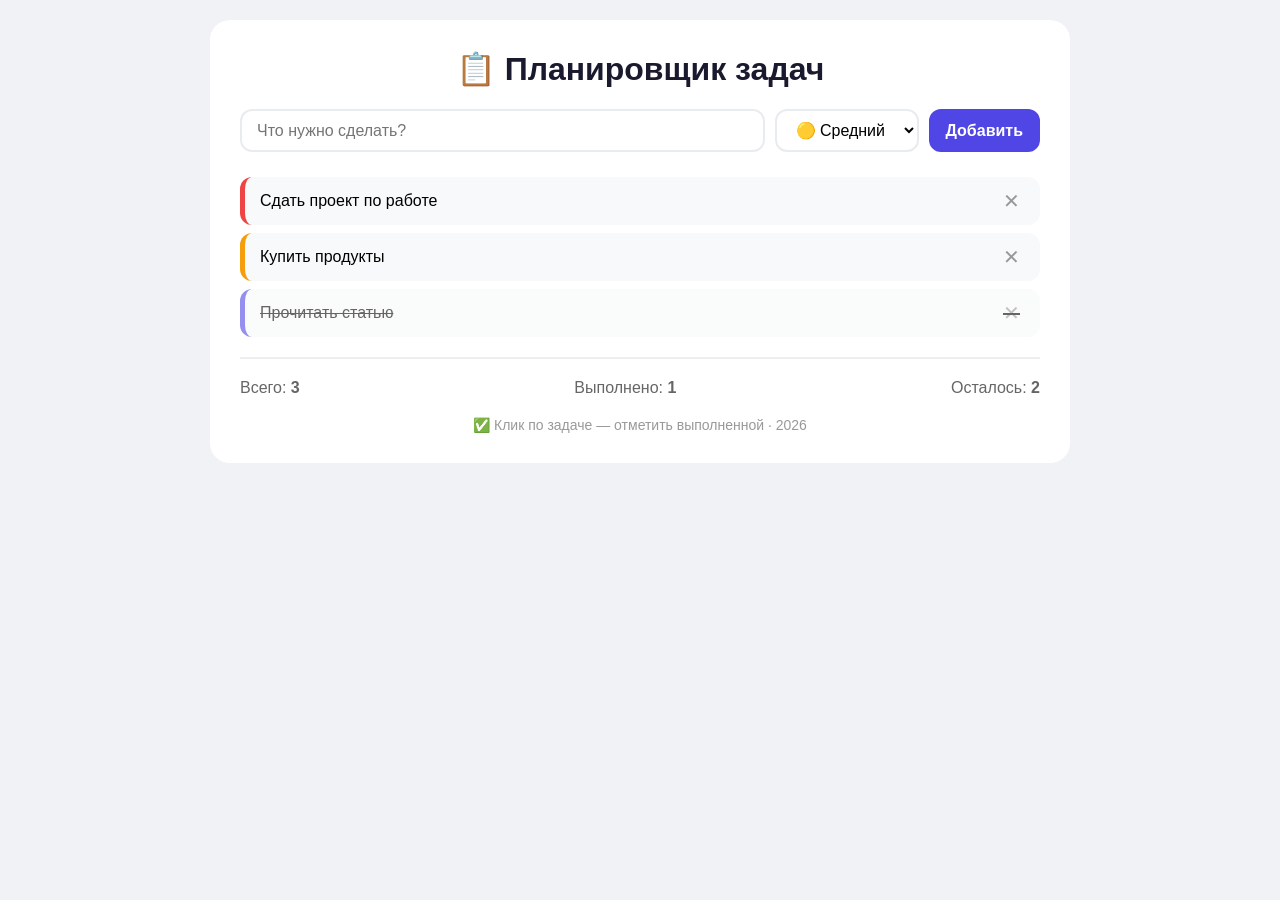
<file: index.html>
<!DOCTYPE html>
<html lang="ru">
<head>
    <meta charset="UTF-8">
    <meta name="viewport" content="width=device-width, initial-scale=1.0">
    <title>Планировщик задач</title>
    <link rel="stylesheet" href="style.css">
</head>
<body>

    <div class="container">
        <h1>📋 Планировщик задач</h1>

        <div class="task-input">
            <input type="text" id="taskInput" placeholder="Что нужно сделать?" onkeypress="if(event.key==='Enter') addTask()">
            <select id="prioritySelect">
                <option value="low">🟣 Низкий</option>
                <option value="medium" selected>🟡 Средний</option>
                <option value="high">🔴 Высокий</option>
            </select>
            <button onclick="addTask()">Добавить</button>
        </div>

        <div id="taskList">
            <div class="task task-priority-high" onclick="toggleTask(1)">
                <span class="task-text">Сдать проект по работе</span>
                <button class="task-delete" onclick="event.stopPropagation(); deleteTask(1)">✕</button>
            </div>
            <div class="task task-priority-medium" onclick="toggleTask(2)">
                <span class="task-text">Купить продукты</span>
                <button class="task-delete" onclick="event.stopPropagation(); deleteTask(2)">✕</button>
            </div>
            <div class="task task-priority-low done" onclick="toggleTask(3)">
                <span class="task-text">Прочитать статью</span>
                <button class="task-delete" onclick="event.stopPropagation(); deleteTask(3)">✕</button>
            </div>
        </div>

        <div class="stats">
            <span>Всего: <strong id="totalTasks">0</strong></span>
            <span>Выполнено: <strong id="doneTasks">0</strong></span>
            <span>Осталось: <strong id="pendingTasks">0</strong></span>
        </div>

        <div class="footer">✅ Клик по задаче — отметить выполненной · 2026</div>
    </div>

    <div class="toast" id="toast"></div>

<script src="./script.js"></script>

</body>
</html>
</file>
<file: style.css>
body {
            font-family: Arial, sans-serif;
            background: #f0f2f5;
            padding: 20px;
            margin: 0;
        }
        .container {
            max-width: 800px;
            margin: 0 auto;
            background: white;
            padding: 30px;
            border-radius: 20px;
        }
        h1 {
            text-align: center;
            color: #1a1a2e;
            margin-top: 0;
        }
        .task-input {
            display: flex;
            gap: 10px;
            margin-bottom: 25px;
        }
        .task-input input {
            flex: 1;
            padding: 10px 15px;
            border: 2px solid #e9ecef;
            border-radius: 12px;
            font-size: 16px;
        }
        .task-input input:focus {
            outline: none;
            border-color: #4f46e5;
        }
        .task-input select, .task-input button {
            padding: 10px 15px;
            border: 2px solid #e9ecef;
            border-radius: 12px;
            font-size: 16px;
            background: white;
            cursor: pointer;
        }
        .task-input button {
            background: #4f46e5;
            color: white;
            border-color: #4f46e5;
            font-weight: 600;
        }
        .task-input button:hover {
            background: #4338ca;
        }
        .task {
            display: flex;
            align-items: center;
            padding: 12px 15px;
            margin-bottom: 8px;
            border-radius: 12px;
            border-left: 5px solid #999;
            background: #f8f9fa;
            transition: 0.2s;
            cursor: pointer;
        }
        .task:hover {
            background: #e9ecef;
        }
        .task.done {
            opacity: 0.6;
            text-decoration: line-through;
        }
        .task-priority-high { border-left-color: #ef4444; }
        .task-priority-medium { border-left-color: #f59e0b; }
        .task-priority-low { border-left-color: #4f46e5; }
        .task-text {
            flex: 1;
            font-size: 16px;
        }
        .task-delete {
            background: none;
            border: none;
            color: #999;
            font-size: 20px;
            cursor: pointer;
            padding: 0 5px;
        }
        .task-delete:hover {
            color: #ef4444;
        }
        .stats {
            display: flex;
            justify-content: space-between;
            margin-top: 20px;
            padding-top: 20px;
            border-top: 2px solid #eee;
            color: #666;
        }
        .footer {
            text-align: center;
            margin-top: 20px;
            color: #999;
            font-size: 14px;
        }
        .toast {
            position: fixed;
            bottom: 20px;
            left: 50%;
            transform: translateX(-50%);
            background: #1a1a2e;
            color: white;
            padding: 12px 24px;
            border-radius: 10px;
            display: none;
        }
        .toast.show {
            display: block;
        }
        @media (max-width: 600px) {
            .container { padding: 15px; }
            .task-input { flex-wrap: wrap; }
            .task-input input { min-width: 100%; }
        }
</file>
